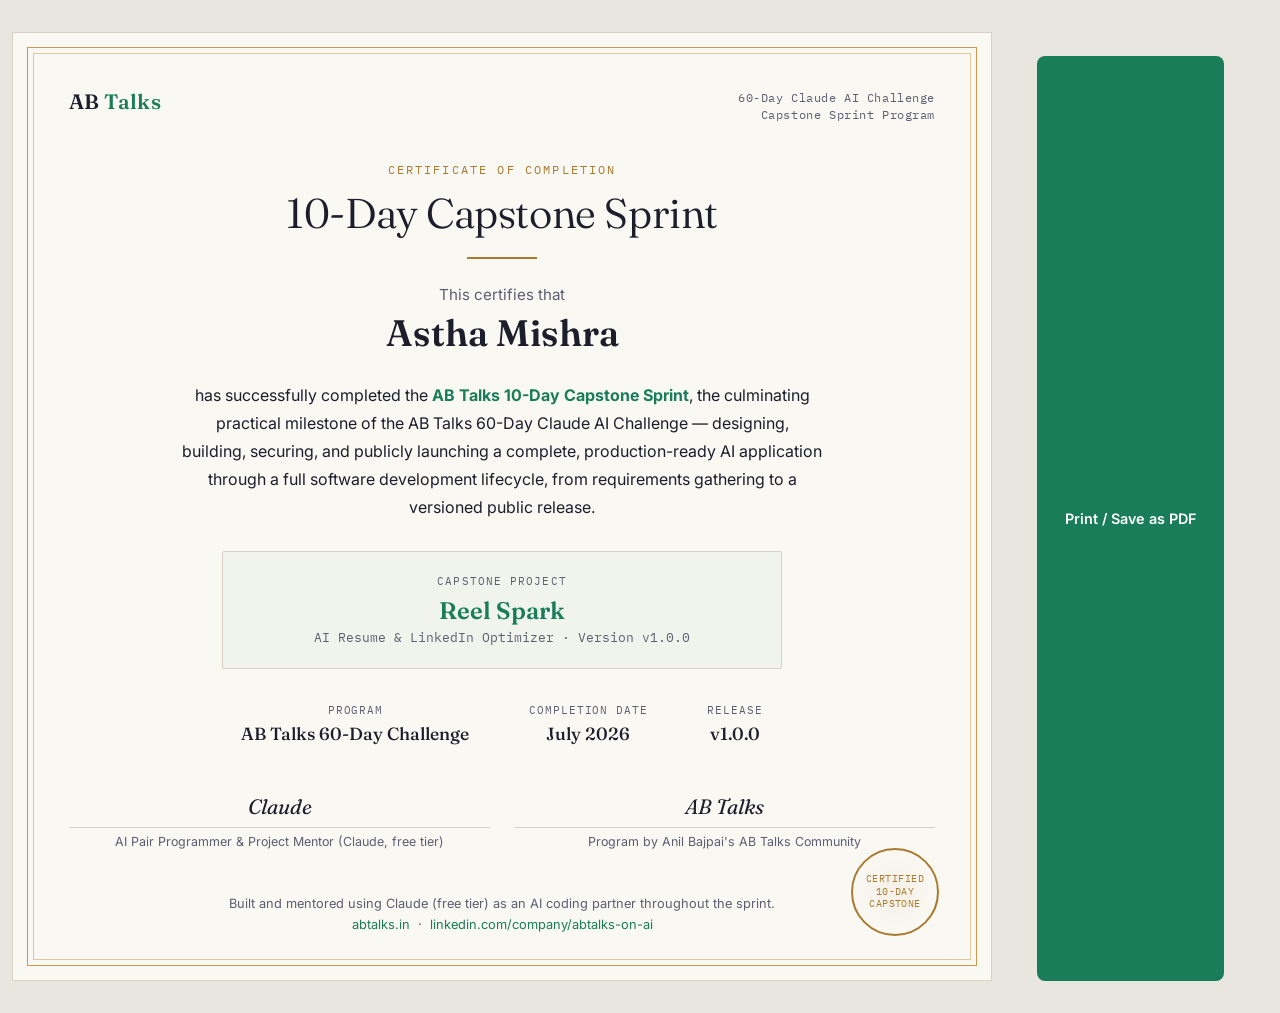
<file: docs/certificate.html>
<!DOCTYPE html>
<html lang="en">
<head>
<meta charset="UTF-8">
<meta name="viewport" content="width=device-width, initial-scale=1.0">
<title>Certificate of Completion — Astha Mishra — Reel Spark v1.0.0</title>
<style>
  @import url('https://fonts.googleapis.com/css2?family=Fraunces:opsz,wght@9..144,300..700&family=Inter:wght@400;500;600;700&family=IBM+Plex+Mono:wght@400;500&display=swap');

  :root{
    --paper:#faf8f3;
    --ink:#1c1f2b;
    --muted:#5b5f70;
    --gold:#a97a2f;
    --gold-light:#c99a4c;
    --green:#1a7d5a;
    --line:#d8d2c2;
  }

  *{box-sizing:border-box;}

  body{
    margin:0;
    background:#e9e6df;
    font-family:'Inter',sans-serif;
    color:var(--ink);
    display:flex;
    justify-content:center;
    padding:32px 12px;
  }

  .sheet{
    width:100%;
    max-width:980px;
    background:var(--paper);
    border:1px solid var(--line);
    padding:56px 56px 44px;
    position:relative;
  }

  .sheet::before{
    content:'';
    position:absolute;
    inset:14px;
    border:1.5px solid var(--gold-light);
    pointer-events:none;
  }

  .sheet::after{
    content:'';
    position:absolute;
    inset:20px;
    border:1px solid var(--gold-light);
    opacity:0.5;
    pointer-events:none;
  }

  .inner{position:relative;z-index:1;}

  .brandrow{
    display:flex;
    justify-content:space-between;
    align-items:flex-start;
    margin-bottom:8px;
  }

  .brandmark{
    font-family:'Fraunces',serif;
    font-weight:600;
    font-size:1.3rem;
    letter-spacing:0.02em;
    color:var(--ink);
  }

  .brandmark span{color:var(--green);}

  .challenge-label{
    text-align:right;
    font-family:'IBM Plex Mono',monospace;
    font-size:0.72rem;
    color:var(--muted);
    letter-spacing:0.05em;
    line-height:1.5;
  }

  .eyebrow{
    text-align:center;
    font-family:'IBM Plex Mono',monospace;
    font-size:0.75rem;
    letter-spacing:0.18em;
    text-transform:uppercase;
    color:var(--gold);
    margin:38px 0 10px;
  }

  h1.title{
    text-align:center;
    font-family:'Fraunces',serif;
    font-weight:340;
    font-size:2.6rem;
    margin:0 0 6px;
    letter-spacing:-0.01em;
  }

  .rule{
    width:70px;
    height:2px;
    background:var(--gold);
    margin:18px auto 26px;
  }

  .presented{
    text-align:center;
    font-size:0.95rem;
    color:var(--muted);
    margin:0 0 6px;
  }

  .recipient{
    text-align:center;
    font-family:'Fraunces',serif;
    font-weight:600;
    font-size:2.3rem;
    margin:6px 0 26px;
    color:var(--ink);
  }

  .body-text{
    text-align:center;
    max-width:640px;
    margin:0 auto 30px;
    font-size:1rem;
    line-height:1.75;
    color:var(--ink);
  }

  .body-text strong{color:var(--green);}

  .project-card{
    max-width:560px;
    margin:0 auto 34px;
    border:1px solid var(--line);
    background:rgba(26,125,90,0.04);
    padding:22px 28px;
    text-align:center;
    border-radius:2px;
  }

  .project-card .plabel{
    font-family:'IBM Plex Mono',monospace;
    font-size:0.68rem;
    letter-spacing:0.1em;
    text-transform:uppercase;
    color:var(--muted);
    margin-bottom:8px;
  }

  .project-card .pname{
    font-family:'Fraunces',serif;
    font-weight:600;
    font-size:1.5rem;
    color:var(--green);
    margin-bottom:4px;
  }

  .project-card .pversion{
    font-family:'IBM Plex Mono',monospace;
    font-size:0.82rem;
    color:var(--muted);
  }

  .meta-row{
    display:flex;
    justify-content:center;
    gap:60px;
    margin:0 0 40px;
    flex-wrap:wrap;
  }

  .meta{
    text-align:center;
  }

  .meta .mlabel{
    font-family:'IBM Plex Mono',monospace;
    font-size:0.68rem;
    letter-spacing:0.08em;
    text-transform:uppercase;
    color:var(--muted);
    margin-bottom:6px;
  }

  .meta .mvalue{
    font-family:'Fraunces',serif;
    font-size:1.1rem;
    font-weight:500;
  }

  .sign-row{
    display:flex;
    justify-content:space-between;
    align-items:flex-end;
    margin-top:50px;
    gap:24px;
    flex-wrap:wrap;
  }

  .sign{
    flex:1;
    min-width:220px;
    text-align:center;
  }

  .sign .sig{
    font-family:'Fraunces',serif;
    font-style:italic;
    font-size:1.3rem;
    color:var(--ink);
    border-bottom:1px solid var(--line);
    padding-bottom:8px;
    margin-bottom:6px;
  }

  .sign .role{
    font-size:0.78rem;
    color:var(--muted);
  }

  footer.credit-line{
    text-align:center;
    margin-top:44px;
    font-size:0.8rem;
    color:var(--muted);
    line-height:1.7;
  }

  footer.credit-line a{
    color:var(--green);
    text-decoration:none;
  }

  footer.credit-line a:hover{text-decoration:underline;}

  .seal{
    position:absolute;
    right:52px;
    bottom:44px;
    width:88px;
    height:88px;
    border-radius:50%;
    border:2px solid var(--gold);
    display:flex;
    align-items:center;
    justify-content:center;
    text-align:center;
    font-family:'IBM Plex Mono',monospace;
    font-size:0.6rem;
    letter-spacing:0.05em;
    color:var(--gold);
    line-height:1.3;
    background:radial-gradient(circle, rgba(169,122,47,0.06), transparent 70%);
  }

  .print-btn{
    display:block;
    margin:24px auto 0;
    font-family:'Inter',sans-serif;
    font-weight:600;
    font-size:0.9rem;
    color:#fff;
    background:var(--green);
    border:none;
    padding:12px 28px;
    border-radius:8px;
    cursor:pointer;
  }

  .print-btn:hover{background:#145c43;}

  @media print{
    body{background:#fff;padding:0;}
    .sheet{border:none;max-width:100%;padding:40px;}
    .print-btn{display:none;}
    @page{size:A4 landscape;margin:10mm;}
  }

  @media (max-width:640px){
    .sheet{padding:34px 20px 30px;}
    .recipient{font-size:1.7rem;}
    h1.title{font-size:1.9rem;}
    .seal{display:none;}
    .meta-row{gap:30px;}
  }
</style>
</head>
<body>

<div class="sheet">
  <div class="seal">CERTIFIED<br>10-DAY<br>CAPSTONE</div>
  <div class="inner">

    <div class="brandrow">
      <div class="brandmark">AB <span>Talks</span></div>
      <div class="challenge-label">60-Day Claude AI Challenge<br>Capstone Sprint Program</div>
    </div>

    <div class="eyebrow">Certificate of Completion</div>
    <h1 class="title">10-Day Capstone Sprint</h1>
    <div class="rule"></div>

    <p class="presented">This certifies that</p>
    <div class="recipient">Astha Mishra</div>

    <p class="body-text">
      has successfully completed the <strong>AB Talks 10-Day Capstone Sprint</strong>,
      the culminating practical milestone of the AB Talks 60-Day Claude AI Challenge —
      designing, building, securing, and publicly launching a complete,
      production-ready AI application through a full software development
      lifecycle, from requirements gathering to a versioned public release.
    </p>

    <div class="project-card">
      <div class="plabel">Capstone Project</div>
      <div class="pname">Reel Spark</div>
      <div class="pversion">AI Resume &amp; LinkedIn Optimizer · Version v1.0.0</div>
    </div>

    <div class="meta-row">
      <div class="meta">
        <div class="mlabel">Program</div>
        <div class="mvalue">AB Talks 60-Day Challenge</div>
      </div>
      <div class="meta">
        <div class="mlabel">Completion Date</div>
        <div class="mvalue">July 2026</div>
      </div>
      <div class="meta">
        <div class="mlabel">Release</div>
        <div class="mvalue">v1.0.0</div>
      </div>
    </div>

    <div class="sign-row">
      <div class="sign">
        <div class="sig">Claude</div>
        <div class="role">AI Pair Programmer &amp; Project Mentor (Claude, free tier)</div>
      </div>
      <div class="sign">
        <div class="sig">AB Talks</div>
        <div class="role">Program by Anil Bajpai's AB Talks Community</div>
      </div>
    </div>

    <footer class="credit-line">
      Built and mentored using Claude (free tier) as an AI coding partner throughout the sprint.<br>
      <a href="https://www.abtalks.in/" target="_blank" rel="noopener">abtalks.in</a>
      &nbsp;·&nbsp;
      <a href="https://www.linkedin.com/company/abtalks-on-ai/" target="_blank" rel="noopener">linkedin.com/company/abtalks-on-ai</a>
    </footer>

  </div>
</div>

<button class="print-btn" onclick="window.print()">Print / Save as PDF</button>

</body>
</html>
</file>
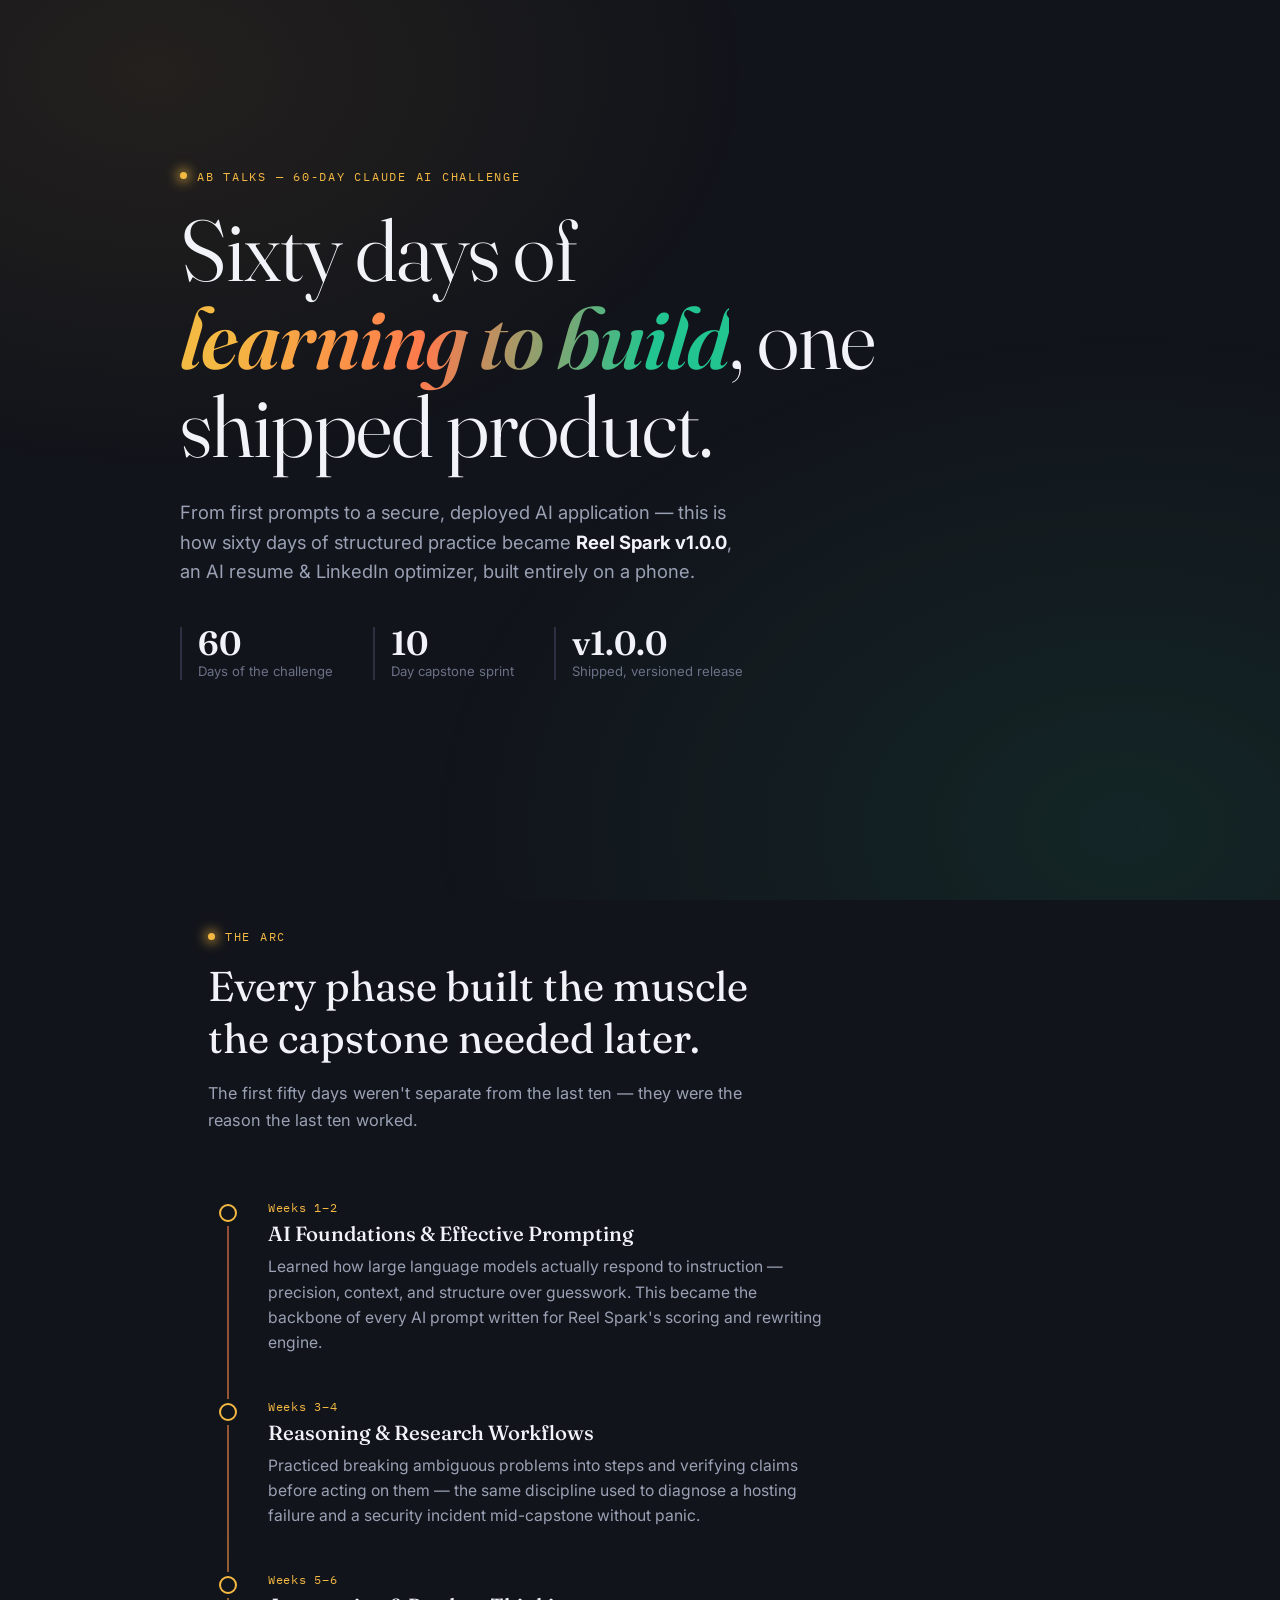
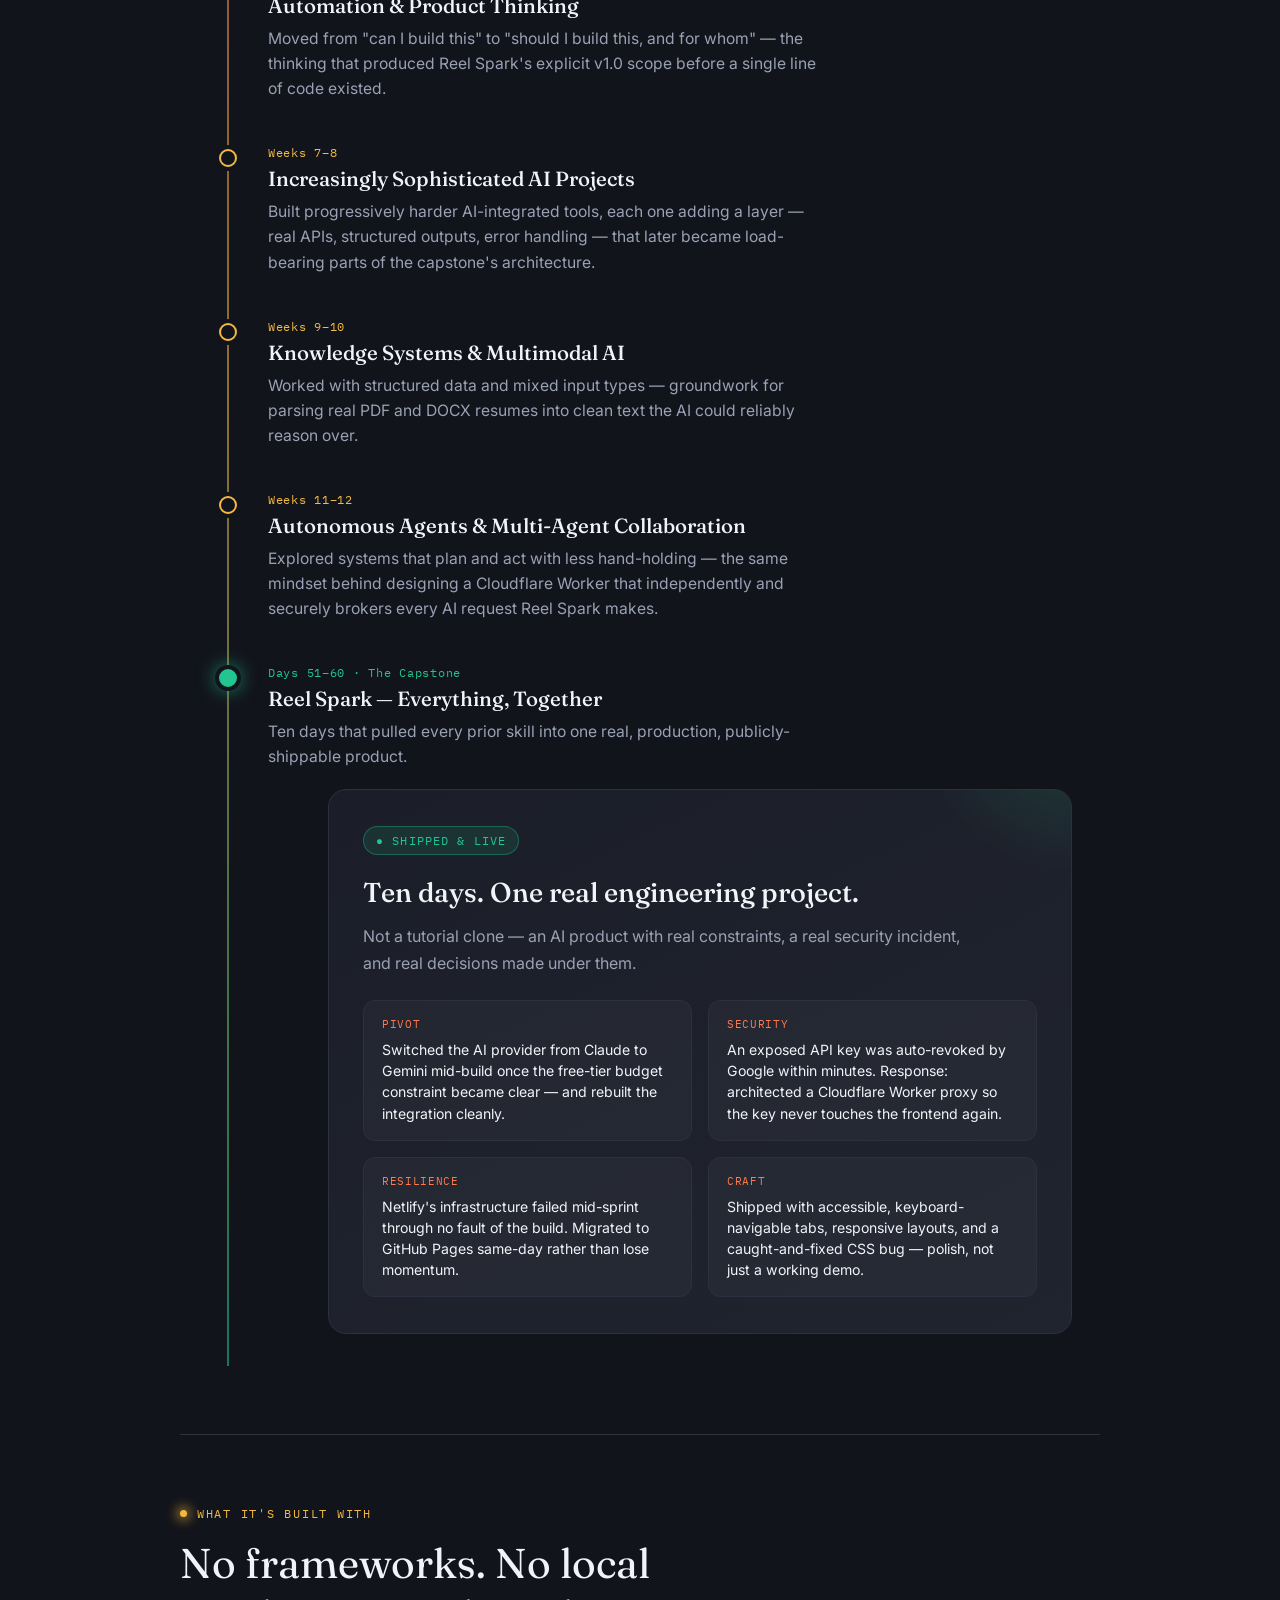
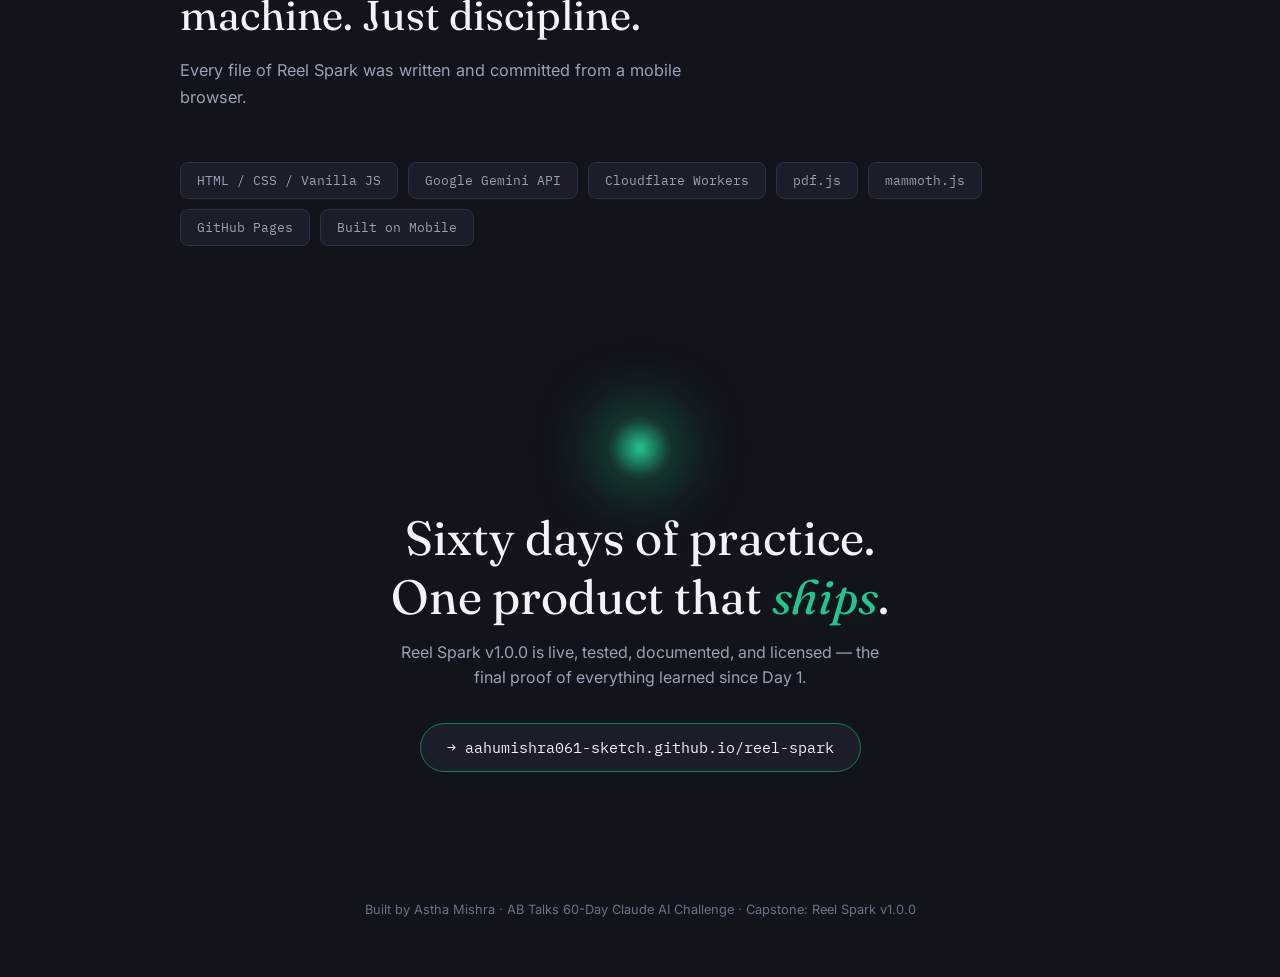
<file: docs/skills-infographic.html>
<!DOCTYPE html>
<html lang="en">
<head>
<meta charset="UTF-8">
<meta name="viewport" content="width=device-width, initial-scale=1.0">
<title>60 Days, One Spark — The Reel Spark Journey</title>
<style>
  @import url('https://fonts.googleapis.com/css2?family=Fraunces:opsz,wght@9..144,300..900&family=Inter:wght@400;500;600;700;800&family=IBM+Plex+Mono:wght@400;500&display=swap');

  :root{
    --bg-deep:#12141b;
    --bg-panel:#1b1e28;
    --bg-panel-2:#20242f;
    --line:#2c3040;
    --ink:#f1f3f8;
    --muted:#9aa1b4;
    --muted-2:#6b7186;
    --gold:#f4b942;
    --ember:#ff7a4d;
    --spark-green:#22c58f;
    --spark-green-dim:#1a7d5a;
  }

  *{box-sizing:border-box;}

  html{scroll-behavior:smooth;}

  body{
    margin:0;
    background:var(--bg-deep);
    color:var(--ink);
    font-family:'Inter',sans-serif;
    -webkit-font-smoothing:antialiased;
    overflow-x:hidden;
  }

  a{color:var(--spark-green);text-decoration:none;}
  a:hover{text-decoration:underline;}

  .wrap{max-width:920px;margin:0 auto;padding:0 28px;}

  /* Background texture: faint rising spark trail behind everything */
  .bg-trail{
    position:fixed;
    inset:0;
    z-index:0;
    background:
      radial-gradient(600px 400px at 12% 8%, rgba(244,185,66,0.08), transparent),
      radial-gradient(700px 500px at 88% 92%, rgba(34,197,143,0.10), transparent);
    pointer-events:none;
  }

  main{position:relative;z-index:1;}

  /* ---------- HERO ---------- */
  .hero{
    min-height:92vh;
    display:flex;
    flex-direction:column;
    justify-content:center;
    padding:80px 0 60px;
    position:relative;
  }

  .eyebrow{
    font-family:'IBM Plex Mono',monospace;
    font-size:0.78rem;
    letter-spacing:0.14em;
    text-transform:uppercase;
    color:var(--gold);
    margin-bottom:22px;
    display:flex;
    align-items:center;
    gap:10px;
  }

  .eyebrow::before{
    content:'';
    width:7px;height:7px;border-radius:50%;
    background:var(--gold);
    box-shadow:0 0 12px 3px rgba(244,185,66,0.7);
  }

  .hero h1{
    font-family:'Fraunces',serif;
    font-weight:340;
    font-size:clamp(2.6rem, 7vw, 5.4rem);
    line-height:1.02;
    margin:0 0 28px;
    letter-spacing:-0.01em;
  }

  .hero h1 em{
    font-style:italic;
    font-weight:600;
    background:linear-gradient(100deg, var(--gold) 10%, var(--ember) 45%, var(--spark-green) 85%);
    -webkit-background-clip:text;
    background-clip:text;
    -webkit-text-fill-color:transparent;
  }

  .hero p.lede{
    font-size:1.15rem;
    line-height:1.6;
    color:var(--muted);
    max-width:560px;
    margin:0 0 40px;
  }

  .hero-stats{
    display:flex;
    gap:40px;
    flex-wrap:wrap;
  }

  .hstat{
    border-left:2px solid var(--line);
    padding-left:16px;
  }

  .hstat .num{
    font-family:'Fraunces',serif;
    font-weight:600;
    font-size:2.1rem;
    color:var(--ink);
    display:block;
    line-height:1;
  }

  .hstat .label{
    font-size:0.82rem;
    color:var(--muted-2);
    margin-top:4px;
  }

  /* ---------- SECTION HEADERS ---------- */
  .section-head{
    padding:100px 0 50px;
  }

  .section-head .eyebrow{margin-bottom:16px;}

  .section-head h2{
    font-family:'Fraunces',serif;
    font-weight:400;
    font-size:clamp(1.8rem, 4vw, 2.6rem);
    margin:0 0 16px;
    max-width:600px;
  }

  .section-head p{
    color:var(--muted);
    max-width:540px;
    line-height:1.65;
    font-size:1.02rem;
  }

  /* ---------- SPARK TRAIL TIMELINE ---------- */
  .trail{
    position:relative;
    padding:0 0 40px;
  }

  .trail-line{
    position:absolute;
    left:19px;
    top:8px;
    bottom:8px;
    width:2px;
    background:linear-gradient(180deg, var(--ember) 0%, var(--gold) 45%, var(--spark-green) 100%);
    opacity:0.55;
  }

  .phase{
    position:relative;
    padding:0 0 44px 60px;
  }

  .phase:last-child{padding-bottom:0;}

  .phase-dot{
    position:absolute;
    left:11px;
    top:4px;
    width:18px;height:18px;
    border-radius:50%;
    background:var(--bg-deep);
    border:2px solid var(--gold);
    box-shadow:0 0 0 4px var(--bg-deep);
  }

  .phase.cap .phase-dot{
    border-color:var(--spark-green);
    background:var(--spark-green);
    box-shadow:0 0 0 4px var(--bg-deep), 0 0 18px 4px rgba(34,197,143,0.6);
  }

  .phase-range{
    font-family:'IBM Plex Mono',monospace;
    font-size:0.75rem;
    color:var(--gold);
    letter-spacing:0.06em;
    margin-bottom:6px;
    display:block;
  }

  .phase.cap .phase-range{color:var(--spark-green);}

  .phase h3{
    font-family:'Fraunces',serif;
    font-weight:500;
    font-size:1.28rem;
    margin:0 0 8px;
  }

  .phase p{
    color:var(--muted);
    line-height:1.6;
    font-size:0.98rem;
    max-width:560px;
    margin:0;
  }

  /* ---------- CAPSTONE PANEL ---------- */
  .capstone{
    margin:20px 0 0 60px;
    background:linear-gradient(155deg, var(--bg-panel) 0%, var(--bg-panel-2) 100%);
    border:1px solid var(--line);
    border-radius:18px;
    padding:36px 34px;
    position:relative;
    overflow:hidden;
  }

  .capstone::before{
    content:'';
    position:absolute;
    top:-40%;right:-20%;
    width:300px;height:300px;
    background:radial-gradient(circle, rgba(34,197,143,0.18), transparent 70%);
    pointer-events:none;
  }

  .capstone-tag{
    display:inline-flex;
    align-items:center;
    gap:8px;
    font-family:'IBM Plex Mono',monospace;
    font-size:0.72rem;
    letter-spacing:0.1em;
    text-transform:uppercase;
    color:var(--spark-green);
    background:rgba(34,197,143,0.12);
    border:1px solid rgba(34,197,143,0.35);
    padding:6px 12px;
    border-radius:999px;
    margin-bottom:20px;
  }

  .capstone h3{
    font-family:'Fraunces',serif;
    font-weight:500;
    font-size:1.7rem;
    margin:0 0 14px;
  }

  .capstone p{
    color:var(--muted);
    line-height:1.65;
    font-size:1rem;
    max-width:600px;
    margin:0 0 24px;
  }

  .proof-grid{
    display:grid;
    grid-template-columns:repeat(auto-fit, minmax(220px, 1fr));
    gap:16px;
    margin-top:8px;
  }

  .proof{
    background:rgba(255,255,255,0.03);
    border:1px solid var(--line);
    border-radius:12px;
    padding:16px 18px;
  }

  .proof .tag{
    font-family:'IBM Plex Mono',monospace;
    font-size:0.68rem;
    color:var(--ember);
    letter-spacing:0.06em;
    text-transform:uppercase;
    display:block;
    margin-bottom:8px;
  }

  .proof p{
    font-size:0.88rem;
    color:var(--ink);
    line-height:1.5;
    margin:0;
  }

  /* ---------- STACK STRIP ---------- */
  .stack{
    padding:70px 0 90px;
    border-top:1px solid var(--line);
    margin-top:60px;
  }

  .stack .section-head{padding-top:0;padding-bottom:34px;}

  .stack-row{
    display:flex;
    flex-wrap:wrap;
    gap:10px;
  }

  .chip{
    font-family:'IBM Plex Mono',monospace;
    font-size:0.82rem;
    color:var(--muted);
    border:1px solid var(--line);
    background:var(--bg-panel);
    padding:9px 16px;
    border-radius:8px;
  }

  /* ---------- FOOTER / LAUNCH ---------- */
  .launch{
    padding:80px 0 100px;
    text-align:center;
  }

  .launch .flare{
    width:64px;height:64px;
    margin:0 auto 28px;
    border-radius:50%;
    background:radial-gradient(circle, var(--spark-green) 0%, rgba(34,197,143,0.25) 60%, transparent 100%);
    box-shadow:0 0 60px 12px rgba(34,197,143,0.35);
  }

  .launch h2{
    font-family:'Fraunces',serif;
    font-weight:400;
    font-size:clamp(1.9rem, 5vw, 3rem);
    margin:0 0 14px;
  }

  .launch h2 em{
    font-style:italic;
    color:var(--spark-green);
  }

  .launch p{
    color:var(--muted);
    max-width:480px;
    margin:0 auto 32px;
    line-height:1.6;
  }

  .launch-link{
    display:inline-flex;
    align-items:center;
    gap:10px;
    font-family:'IBM Plex Mono',monospace;
    font-size:0.92rem;
    color:var(--ink);
    background:var(--bg-panel);
    border:1px solid var(--spark-green-dim);
    padding:14px 26px;
    border-radius:999px;
  }

  .launch-link:hover{
    text-decoration:none;
    border-color:var(--spark-green);
    background:var(--bg-panel-2);
  }

  footer.credit{
    text-align:center;
    padding:30px 0 60px;
    font-size:0.8rem;
    color:var(--muted-2);
  }

  @media (max-width:640px){
    .capstone{margin-left:44px;padding:26px 22px;}
    .phase{padding-left:44px;}
    .phase-dot{left:7px;}
    .trail-line{left:15px;}
    .hero-stats{gap:26px;}
  }

  @media (prefers-reduced-motion: reduce){
    html{scroll-behavior:auto;}
  }
</style>
</head>
<body>

<div class="bg-trail"></div>

<main>

  <section class="hero wrap">
    <div class="eyebrow">AB Talks — 60-Day Claude AI Challenge</div>
    <h1>Sixty days of<br><em>learning to build</em>, one shipped product.</h1>
    <p class="lede">
      From first prompts to a secure, deployed AI application — this is
      how sixty days of structured practice became <strong style="color:var(--ink)">Reel Spark v1.0.0</strong>,
      an AI resume &amp; LinkedIn optimizer, built entirely on a phone.
    </p>
    <div class="hero-stats">
      <div class="hstat">
        <span class="num">60</span>
        <span class="label">Days of the challenge</span>
      </div>
      <div class="hstat">
        <span class="num">10</span>
        <span class="label">Day capstone sprint</span>
      </div>
      <div class="hstat">
        <span class="num">v1.0.0</span>
        <span class="label">Shipped, versioned release</span>
      </div>
    </div>
  </section>

  <section class="wrap">
    <div class="section-head">
      <div class="eyebrow">The Arc</div>
      <h2>Every phase built the muscle the capstone needed later.</h2>
      <p>The first fifty days weren't separate from the last ten — they were the reason the last ten worked.</p>
    </div>

    <div class="trail">
      <div class="trail-line"></div>

      <div class="phase">
        <div class="phase-dot"></div>
        <span class="phase-range">Weeks 1–2</span>
        <h3>AI Foundations &amp; Effective Prompting</h3>
        <p>Learned how large language models actually respond to instruction — precision, context, and structure over guesswork. This became the backbone of every AI prompt written for Reel Spark's scoring and rewriting engine.</p>
      </div>

      <div class="phase">
        <div class="phase-dot"></div>
        <span class="phase-range">Weeks 3–4</span>
        <h3>Reasoning &amp; Research Workflows</h3>
        <p>Practiced breaking ambiguous problems into steps and verifying claims before acting on them — the same discipline used to diagnose a hosting failure and a security incident mid-capstone without panic.</p>
      </div>

      <div class="phase">
        <div class="phase-dot"></div>
        <span class="phase-range">Weeks 5–6</span>
        <h3>Automation &amp; Product Thinking</h3>
        <p>Moved from "can I build this" to "should I build this, and for whom" — the thinking that produced Reel Spark's explicit v1.0 scope before a single line of code existed.</p>
      </div>

      <div class="phase">
        <div class="phase-dot"></div>
        <span class="phase-range">Weeks 7–8</span>
        <h3>Increasingly Sophisticated AI Projects</h3>
        <p>Built progressively harder AI-integrated tools, each one adding a layer — real APIs, structured outputs, error handling — that later became load-bearing parts of the capstone's architecture.</p>
      </div>

      <div class="phase">
        <div class="phase-dot"></div>
        <span class="phase-range">Weeks 9–10</span>
        <h3>Knowledge Systems &amp; Multimodal AI</h3>
        <p>Worked with structured data and mixed input types — groundwork for parsing real PDF and DOCX resumes into clean text the AI could reliably reason over.</p>
      </div>

      <div class="phase">
        <div class="phase-dot"></div>
        <span class="phase-range">Weeks 11–12</span>
        <h3>Autonomous Agents &amp; Multi-Agent Collaboration</h3>
        <p>Explored systems that plan and act with less hand-holding — the same mindset behind designing a Cloudflare Worker that independently and securely brokers every AI request Reel Spark makes.</p>
      </div>

      <div class="phase cap">
        <div class="phase-dot"></div>
        <span class="phase-range">Days 51–60 · The Capstone</span>
        <h3>Reel Spark — Everything, Together</h3>
        <p>Ten days that pulled every prior skill into one real, production, publicly-shippable product.</p>

        <div class="capstone">
          <span class="capstone-tag">● Shipped &amp; Live</span>
          <h3>Ten days. One real engineering project.</h3>
          <p>Not a tutorial clone — an AI product with real constraints, a real security incident, and real decisions made under them.</p>
          <div class="proof-grid">
            <div class="proof">
              <span class="tag">Pivot</span>
              <p>Switched the AI provider from Claude to Gemini mid-build once the free-tier budget constraint became clear — and rebuilt the integration cleanly.</p>
            </div>
            <div class="proof">
              <span class="tag">Security</span>
              <p>An exposed API key was auto-revoked by Google within minutes. Response: architected a Cloudflare Worker proxy so the key never touches the frontend again.</p>
            </div>
            <div class="proof">
              <span class="tag">Resilience</span>
              <p>Netlify's infrastructure failed mid-sprint through no fault of the build. Migrated to GitHub Pages same-day rather than lose momentum.</p>
            </div>
            <div class="proof">
              <span class="tag">Craft</span>
              <p>Shipped with accessible, keyboard-navigable tabs, responsive layouts, and a caught-and-fixed CSS bug — polish, not just a working demo.</p>
            </div>
          </div>
        </div>
      </div>

    </div>
  </section>

  <section class="stack wrap">
    <div class="section-head">
      <div class="eyebrow">What It's Built With</div>
      <h2>No frameworks. No local machine. Just discipline.</h2>
      <p>Every file of Reel Spark was written and committed from a mobile browser.</p>
    </div>
    <div class="stack-row">
      <span class="chip">HTML / CSS / Vanilla JS</span>
      <span class="chip">Google Gemini API</span>
      <span class="chip">Cloudflare Workers</span>
      <span class="chip">pdf.js</span>
      <span class="chip">mammoth.js</span>
      <span class="chip">GitHub Pages</span>
      <span class="chip">Built on Mobile</span>
    </div>
  </section>

  <section class="launch wrap">
    <div class="flare"></div>
    <h2>Sixty days of practice.<br>One product that <em>ships</em>.</h2>
    <p>Reel Spark v1.0.0 is live, tested, documented, and licensed — the final proof of everything learned since Day 1.</p>
    <a class="launch-link" href="https://aahumishra061-sketch.github.io/reel-spark/" target="_blank" rel="noopener">
      → aahumishra061-sketch.github.io/reel-spark
    </a>
  </section>

</main>

<footer class="credit">
  Built by Astha Mishra · AB Talks 60-Day Claude AI Challenge · Capstone: Reel Spark v1.0.0
</footer>

</body>
</html>
</file>
